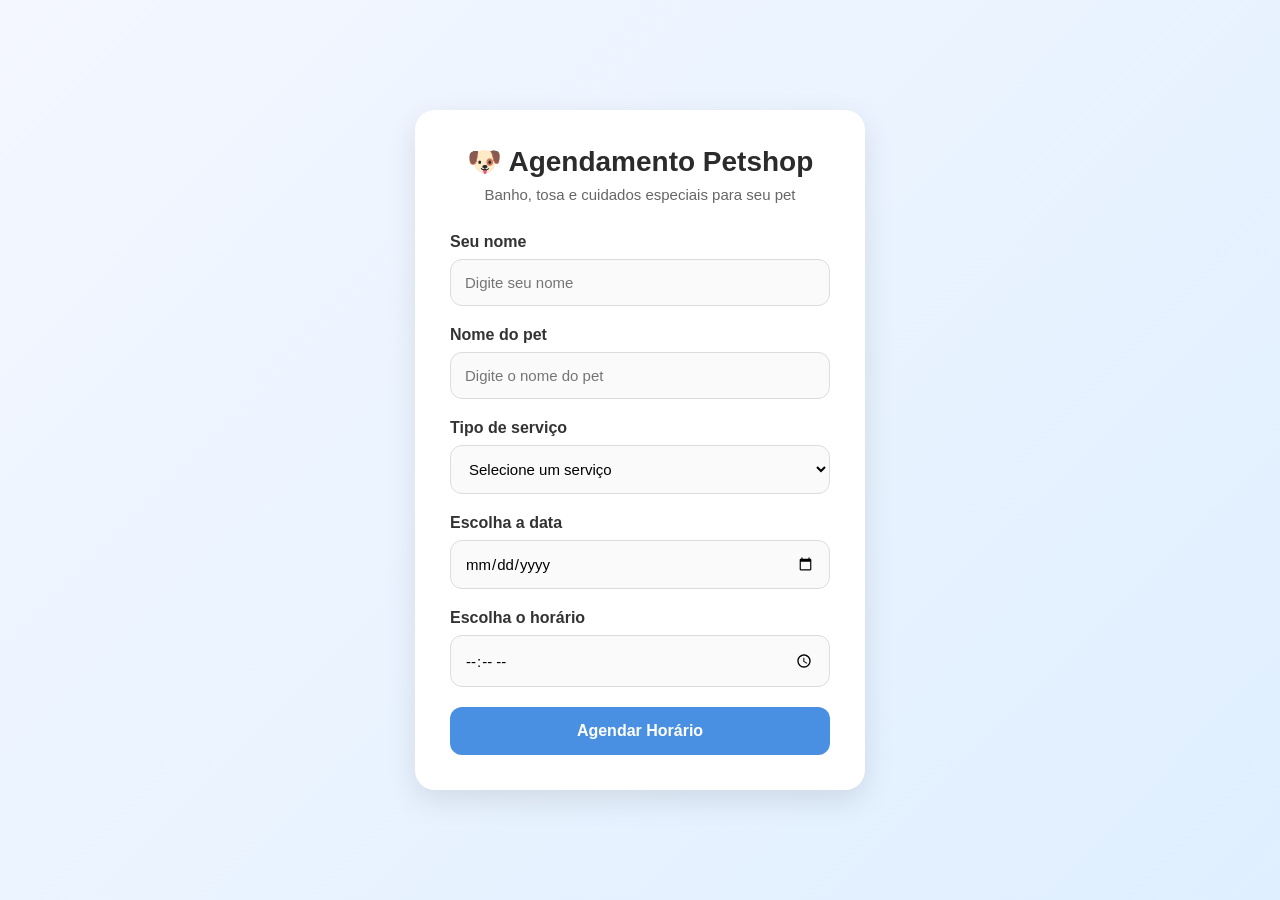
<file: agenda.html>
<!DOCTYPE html>
<html lang="pt-BR">

<head>
  <meta charset="UTF-8" />
  <meta name="viewport" content="width=device-width, initial-scale=1.0" />

  <title>Agendamento Petshop</title>

  <style>
    * {
      margin: 0;
      padding: 0;
      box-sizing: border-box;
      font-family: "Segoe UI", Tahoma, Geneva, Verdana, sans-serif;
    }

    body {
      min-height: 100vh;
      display: flex;
      justify-content: center;
      align-items: center;
      background: linear-gradient(135deg, #f4f7ff, #dfefff);
      padding: 20px;
    }

    .container {
      width: 100%;
      max-width: 450px;
      background: #ffffff;
      padding: 35px;
      border-radius: 20px;
      box-shadow: 0 10px 30px rgba(0, 0, 0, 0.1);
    }

    .titulo {
      text-align: center;
      margin-bottom: 30px;
    }

    .titulo h2 {
      color: #2b2b2b;
      font-size: 28px;
      margin-bottom: 8px;
    }

    .titulo p {
      color: #666;
      font-size: 15px;
    }

    .grupo {
      margin-bottom: 20px;
    }

    label {
      display: block;
      margin-bottom: 8px;
      color: #333;
      font-weight: 600;
    }

    input,
    select {
      width: 100%;
      padding: 14px;
      border: 1px solid #dcdcdc;
      border-radius: 12px;
      font-size: 15px;
      transition: 0.3s;
      background: #fafafa;
    }

    input:focus,
    select:focus {
      border-color: #4a90e2;
      outline: none;
      background: #fff;
      box-shadow: 0 0 0 4px rgba(74, 144, 226, 0.15);
    }

    button {
      width: 100%;
      padding: 15px;
      border: none;
      border-radius: 12px;
      background: #4a90e2;
      color: white;
      font-size: 16px;
      font-weight: bold;
      cursor: pointer;
      transition: 0.3s;
    }

    button:hover {
      background: #357abd;
      transform: translateY(-2px);
    }

    @media (max-width: 500px) {
      .container {
        padding: 25px;
      }

      .titulo h2 {
        font-size: 24px;
      }
    }
  </style>
</head>

<body>

  <div class="container">

    <div class="titulo">
      <h2>🐶 Agendamento Petshop</h2>
      <p>Banho, tosa e cuidados especiais para seu pet</p>
    </div>

    <form>

      <div class="grupo">
        <label for="cliente">Seu nome</label>
        <input type="text" id="cliente" name="cliente" placeholder="Digite seu nome" required>
      </div>

      <div class="grupo">
        <label for="pet">Nome do pet</label>
        <input type="text" id="pet" name="pet" placeholder="Digite o nome do pet" required>
      </div>

      <div class="grupo">
        <label for="servico">Tipo de serviço</label>
        <select id="servico" name="servico" required>
          <option value="">Selecione um serviço</option>
          <option value="banho_tosa">Banho e Tosa</option>
          <option value="tosa_higienica">Tosa Higiênica</option>
          <option value="tosa_completa">Tosa Completa</option>
        </select>
      </div>

      <div class="grupo">
        <label for="data">Escolha a data</label>
        <input type="date" id="data" name="data" required>
      </div>

      <div class="grupo">
        <label for="hora">Escolha o horário</label>
        <input type="time" id="hora" name="hora" required>
      </div>

      <button type="submit">
        Agendar Horário
      </button>

    </form>

  </div>

</body>

</html>
</file>
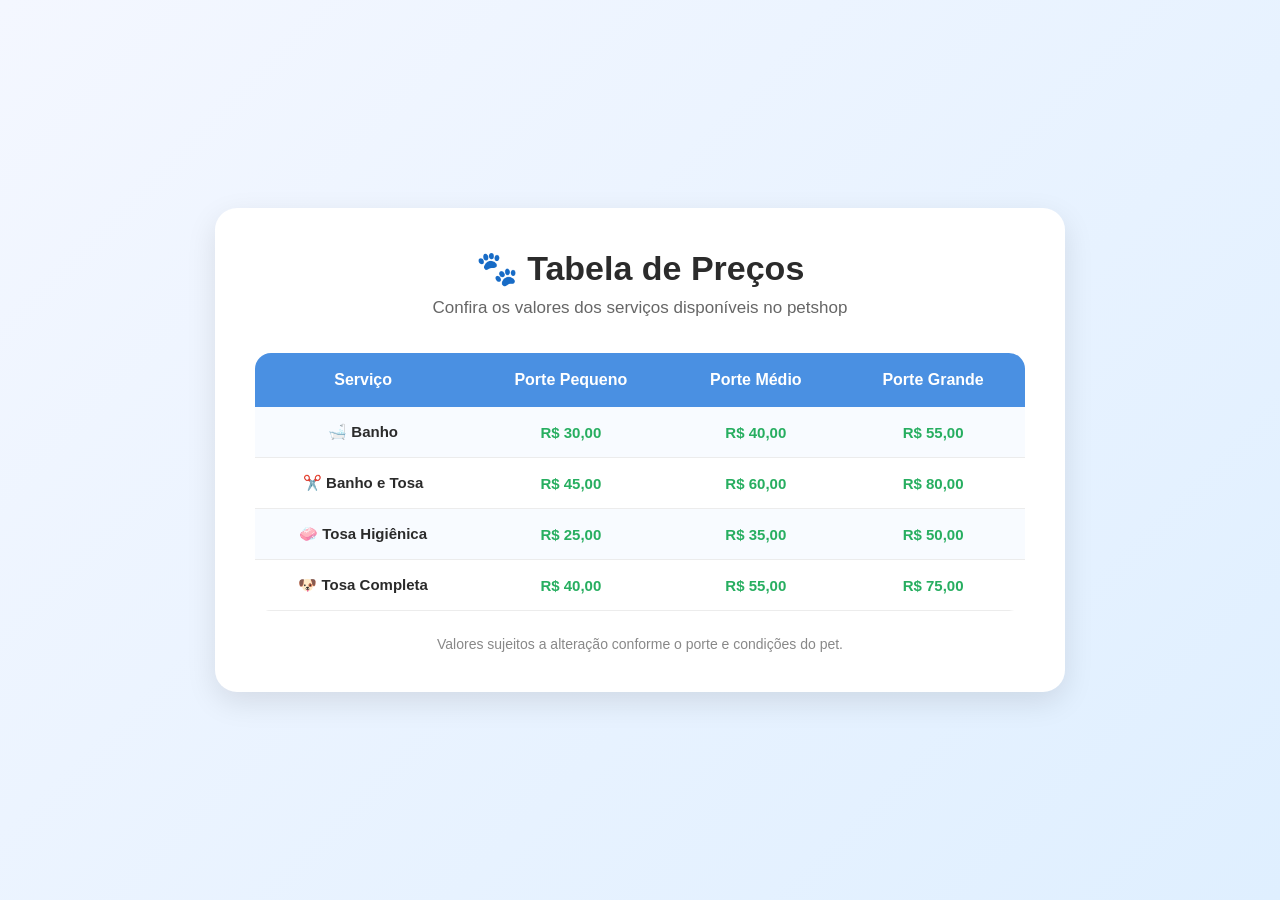
<file: servicos.html>
<!DOCTYPE html>
<html lang="pt-BR">

<head>
  <meta charset="UTF-8" />
  <meta name="viewport" content="width=device-width, initial-scale=1.0" />

  <title>Tabela de Preços Petshop</title>

  <style>
    * {
      margin: 0;
      padding: 0;
      box-sizing: border-box;
      font-family: "Segoe UI", Tahoma, Geneva, Verdana, sans-serif;
    }

    body {
      min-height: 100vh;
      display: flex;
      justify-content: center;
      align-items: center;
      background: linear-gradient(135deg, #f4f7ff, #dfefff);
      padding: 30px;
    }

    .container {
      width: 100%;
      max-width: 850px;
      background: #ffffff;
      padding: 40px;
      border-radius: 22px;
      box-shadow: 0 10px 30px rgba(0, 0, 0, 0.1);
    }

    .titulo {
      text-align: center;
      margin-bottom: 35px;
    }

    .titulo h1 {
      font-size: 34px;
      color: #2b2b2b;
      margin-bottom: 10px;
    }

    .titulo p {
      color: #666;
      font-size: 17px;
    }

    .tabela-container {
      overflow-x: auto;
    }

    table {
      width: 100%;
      border-collapse: collapse;
      border-radius: 16px;
      overflow: hidden;
    }

    th {
      background: #4a90e2;
      color: white;
      padding: 18px;
      text-align: center;
      font-size: 16px;
    }

    td {
      padding: 16px;
      text-align: center;
      border-bottom: 1px solid #ececec;
      color: #444;
      font-size: 15px;
    }

    tr:nth-child(even) {
      background: #f8fbff;
    }

    tr:hover {
      background: #eef5ff;
      transition: 0.3s;
    }

    .servico {
      font-weight: 600;
      color: #2b2b2b;
    }

    .preco {
      color: #27ae60;
      font-weight: bold;
    }

    .rodape {
      margin-top: 25px;
      text-align: center;
      color: #888;
      font-size: 14px;
    }

    @media (max-width: 700px) {
      .container {
        padding: 30px 20px;
      }

      .titulo h1 {
        font-size: 28px;
      }

      table {
        min-width: 600px;
      }
    }
  </style>
</head>

<body>

  <div class="container">

    <div class="titulo">
      <h1>🐾 Tabela de Preços</h1>
      <p>Confira os valores dos serviços disponíveis no petshop</p>
    </div>

    <div class="tabela-container">

      <table>

        <tr>
          <th>Serviço</th>
          <th>Porte Pequeno</th>
          <th>Porte Médio</th>
          <th>Porte Grande</th>
        </tr>

        <tr>
          <td class="servico">🛁 Banho</td>
          <td class="preco">R$ 30,00</td>
          <td class="preco">R$ 40,00</td>
          <td class="preco">R$ 55,00</td>
        </tr>

        <tr>
          <td class="servico">✂️ Banho e Tosa</td>
          <td class="preco">R$ 45,00</td>
          <td class="preco">R$ 60,00</td>
          <td class="preco">R$ 80,00</td>
        </tr>

        <tr>
          <td class="servico">🧼 Tosa Higiênica</td>
          <td class="preco">R$ 25,00</td>
          <td class="preco">R$ 35,00</td>
          <td class="preco">R$ 50,00</td>
        </tr>

        <tr>
          <td class="servico">🐶 Tosa Completa</td>
          <td class="preco">R$ 40,00</td>
          <td class="preco">R$ 55,00</td>
          <td class="preco">R$ 75,00</td>
        </tr>

      </table>

    </div>

    <div class="rodape">
      Valores sujeitos a alteração conforme o porte e condições do pet.
    </div>

  </div>

</body>

</html>
</file>
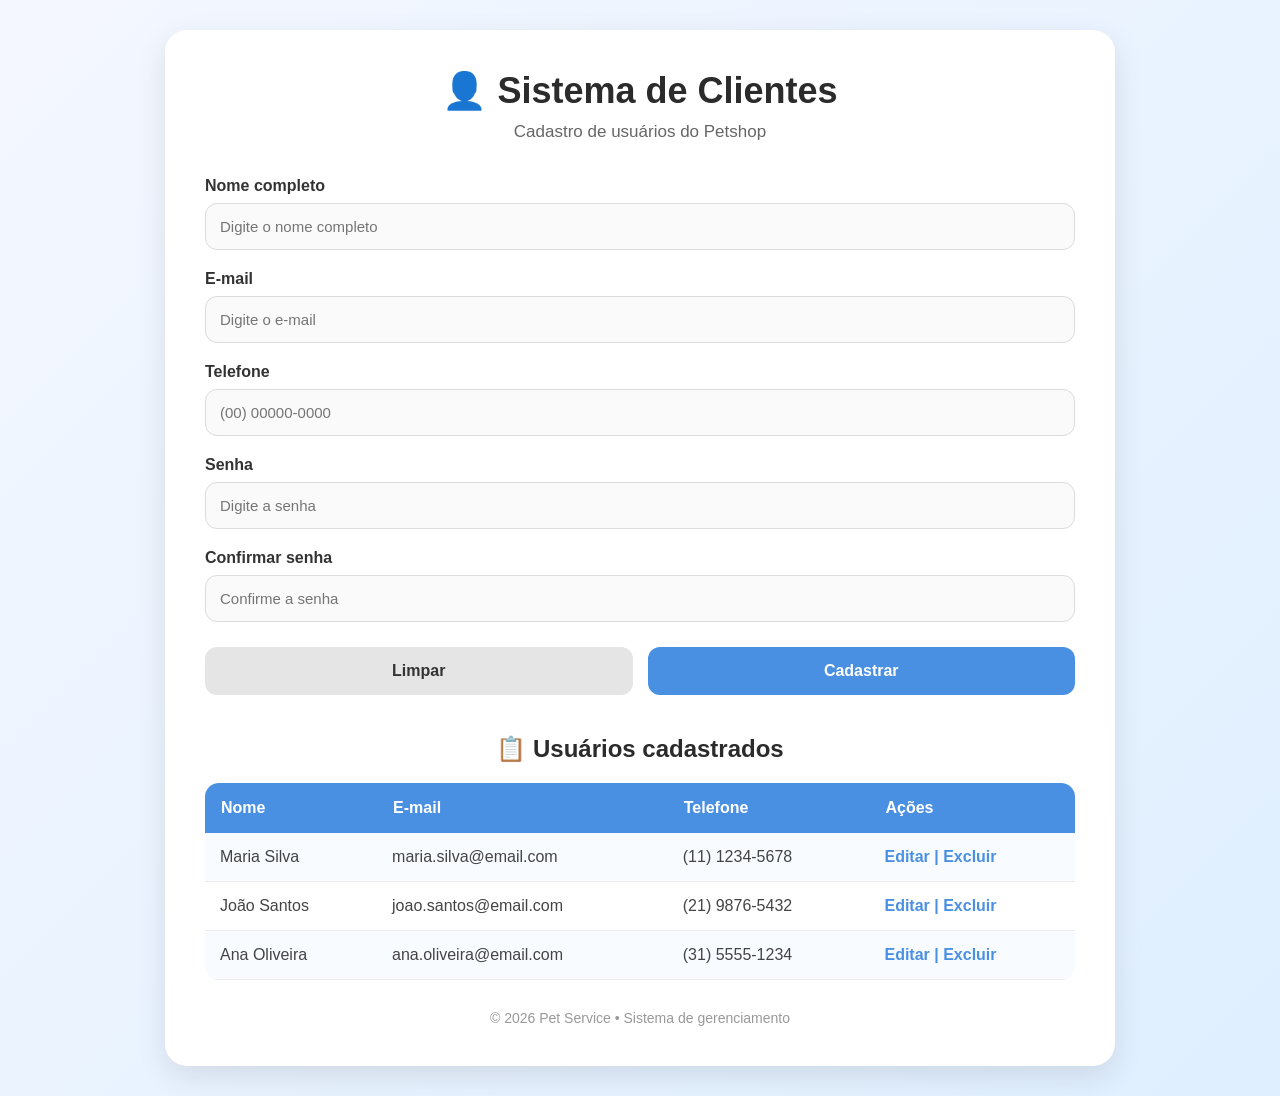
<file: usuario.html>
<!DOCTYPE html>
<html lang="pt-BR">

<head>
  <meta charset="UTF-8" />
  <meta name="viewport" content="width=device-width, initial-scale=1.0" />

  <title>Sistema de Clientes</title>

  <style>
    * {
      margin: 0;
      padding: 0;
      box-sizing: border-box;
      font-family: "Segoe UI", Tahoma, Geneva, Verdana, sans-serif;
    }

    body {
      min-height: 100vh;
      background: linear-gradient(135deg, #f4f7ff, #dfefff);
      display: flex;
      justify-content: center;
      align-items: center;
      padding: 30px;
    }

    .container {
      width: 100%;
      max-width: 950px;
      background: #ffffff;
      border-radius: 22px;
      padding: 40px;
      box-shadow: 0 10px 30px rgba(0, 0, 0, 0.1);
    }

    .titulo {
      text-align: center;
      margin-bottom: 35px;
    }

    .titulo h1 {
      font-size: 36px;
      color: #2b2b2b;
      margin-bottom: 10px;
    }

    .titulo p {
      color: #666;
      font-size: 17px;
    }

    .formulario {
      margin-bottom: 40px;
    }

    .grupo {
      margin-bottom: 20px;
    }

    label {
      display: block;
      margin-bottom: 8px;
      color: #333;
      font-weight: 600;
    }

    input {
      width: 100%;
      padding: 14px;
      border: 1px solid #dcdcdc;
      border-radius: 12px;
      font-size: 15px;
      background: #fafafa;
      transition: 0.3s;
    }

    input:focus {
      border-color: #4a90e2;
      background: #fff;
      outline: none;
      box-shadow: 0 0 0 4px rgba(74, 144, 226, 0.15);
    }

    .botoes {
      display: flex;
      gap: 15px;
      margin-top: 25px;
    }

    button {
      flex: 1;
      padding: 15px;
      border: none;
      border-radius: 12px;
      font-size: 16px;
      font-weight: bold;
      cursor: pointer;
      transition: 0.3s;
    }

    .btn-limpar {
      background: #e5e5e5;
      color: #333;
    }

    .btn-limpar:hover {
      background: #d5d5d5;
    }

    .btn-cadastrar {
      background: #4a90e2;
      color: white;
    }

    .btn-cadastrar:hover {
      background: #357abd;
      transform: translateY(-2px);
    }

    .secao-tabela {
      margin-top: 35px;
    }

    .secao-tabela h2 {
      text-align: center;
      margin-bottom: 20px;
      color: #2b2b2b;
    }

    .tabela-container {
      overflow-x: auto;
    }

    table {
      width: 100%;
      border-collapse: collapse;
      border-radius: 14px;
      overflow: hidden;
    }

    th {
      background: #4a90e2;
      color: white;
      padding: 16px;
      text-align: left;
    }

    td {
      padding: 15px;
      border-bottom: 1px solid #ececec;
      color: #444;
    }

    tr:nth-child(even) {
      background: #f8fbff;
    }

    tr:hover {
      background: #eef5ff;
    }

    .acoes {
      color: #4a90e2;
      font-weight: 600;
      cursor: pointer;
    }

    .rodape {
      margin-top: 30px;
      text-align: center;
      color: #999;
      font-size: 14px;
    }

    @media (max-width: 700px) {
      .container {
        padding: 30px 22px;
      }

      .titulo h1 {
        font-size: 28px;
      }

      .botoes {
        flex-direction: column;
      }

      table {
        min-width: 650px;
      }
    }
  </style>
</head>

<body>

  <div class="container">

    <div class="titulo">
      <h1>👤 Sistema de Clientes</h1>
      <p>Cadastro de usuários do Petshop</p>
    </div>

    <div class="formulario">

      <form id="formCadastro">

        <div class="grupo">
          <label for="cadastro_nome">Nome completo</label>
          <input
            id="cadastro_nome"
            type="text"
            placeholder="Digite o nome completo"
            required>
        </div>

        <div class="grupo">
          <label for="cadastro_email">E-mail</label>
          <input
            id="cadastro_email"
            type="email"
            placeholder="Digite o e-mail"
            required>
        </div>

        <div class="grupo">
          <label for="cadastro_telefone">Telefone</label>
          <input
            id="cadastro_telefone"
            type="text"
            placeholder="(00) 00000-0000"
            required>
        </div>

        <div class="grupo">
          <label for="cadastro_senha">Senha</label>
          <input
            id="cadastro_senha"
            type="password"
            placeholder="Digite a senha"
            required>
        </div>

        <div class="grupo">
          <label for="cadastro_senha_confirm">Confirmar senha</label>
          <input
            id="cadastro_senha_confirm"
            type="password"
            placeholder="Confirme a senha"
            required>
        </div>

        <div class="botoes">
          <button class="btn-limpar" type="reset">
            Limpar
          </button>

          <button class="btn-cadastrar" type="submit">
            Cadastrar
          </button>
        </div>

      </form>

    </div>

    <div class="secao-tabela">

      <h2>📋 Usuários cadastrados</h2>

      <div class="tabela-container">

        <table id="tabelaUsuarios">

          <tr>
            <th>Nome</th>
            <th>E-mail</th>
            <th>Telefone</th>
            <th>Ações</th>
          </tr>

          <tr>
            <td>Maria Silva</td>
            <td>maria.silva@email.com</td>
            <td>(11) 1234-5678</td>
            <td class="acoes">Editar | Excluir</td>
          </tr>

          <tr>
            <td>João Santos</td>
            <td>joao.santos@email.com</td>
            <td>(21) 9876-5432</td>
            <td class="acoes">Editar | Excluir</td>
          </tr>

          <tr>
            <td>Ana Oliveira</td>
            <td>ana.oliveira@email.com</td>
            <td>(31) 5555-1234</td>
            <td class="acoes">Editar | Excluir</td>
          </tr>

        </table>

      </div>

    </div>

    <div class="rodape">
      © 2026 Pet Service • Sistema de gerenciamento
    </div>

  </div>

  <script src="script.js"></script>

</body>

</html>
</file>
